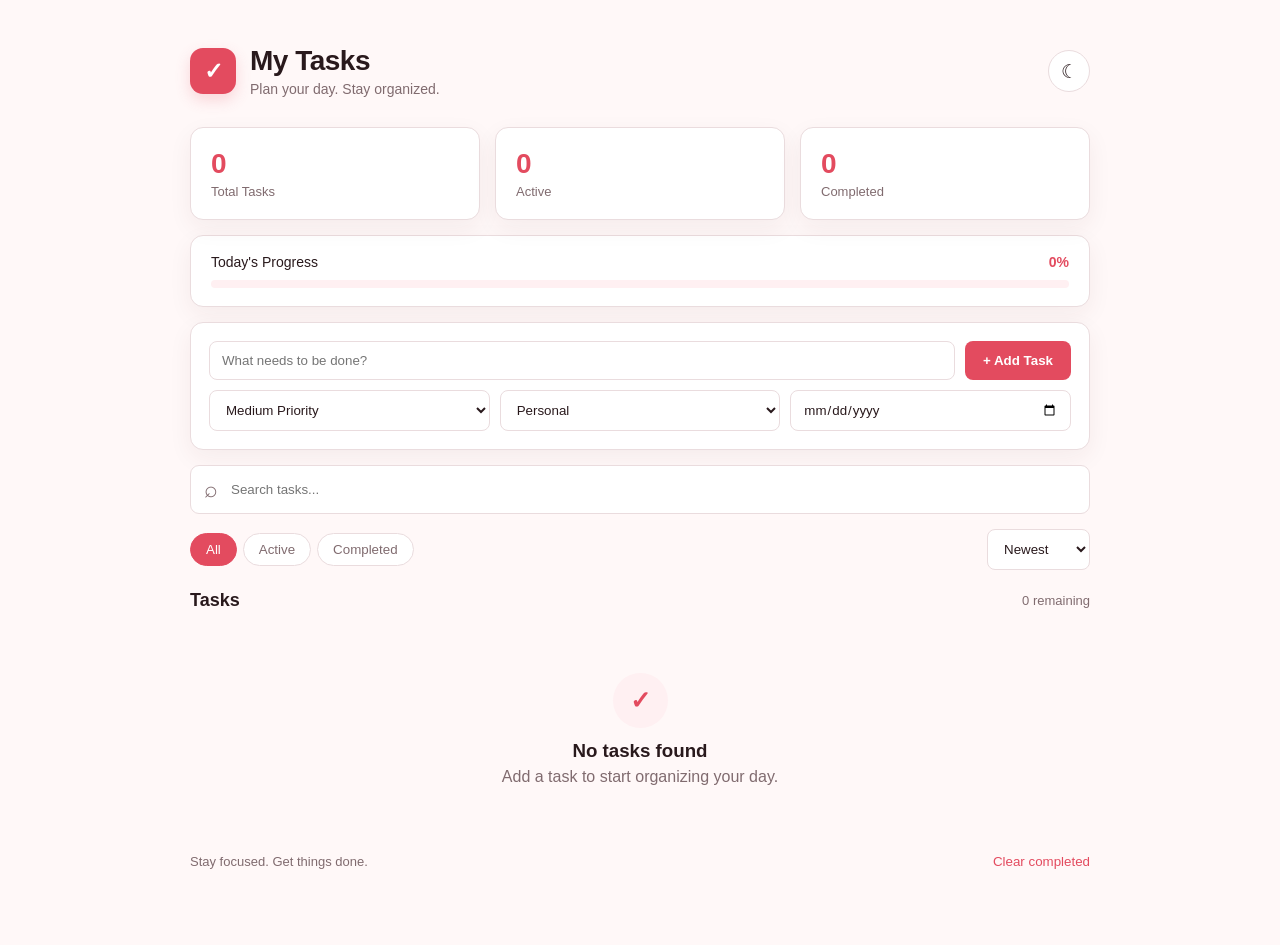
<file: index.html>
<!DOCTYPE html>
<html lang="en">
<head>
    <meta charset="UTF-8">
    <meta name="viewport" content="width=device-width, initial-scale=1.0">

    <title>My Tasks</title>

    <link rel="stylesheet" href="style.css">
</head>

<body>

<div class="app">

    <!-- Header -->
    <header class="header">

        <div class="brand">
            <div class="logo">✓</div>

            <div>
                <h1>My Tasks</h1>
                <p>Plan your day. Stay organized.</p>
            </div>
        </div>

        <button id="themeBtn" class="theme-btn">
            ☾
        </button>

    </header>


    <!-- Statistics -->
    <section class="stats">

        <div class="stat-card">
            <span id="totalCount">0</span>
            <p>Total Tasks</p>
        </div>

        <div class="stat-card">
            <span id="activeCount">0</span>
            <p>Active</p>
        </div>

        <div class="stat-card">
            <span id="completedCount">0</span>
            <p>Completed</p>
        </div>

    </section>


    <!-- Progress -->
    <section class="progress-card">

        <div class="progress-info">
            <span>Today's Progress</span>
            <strong id="progressText">0%</strong>
        </div>

        <div class="progress-bar">
            <div id="progressFill"></div>
        </div>

    </section>


    <!-- Add Task -->
    <section class="add-task-card">

        <div class="input-row">

            <input
                type="text"
                id="taskInput"
                placeholder="What needs to be done?"
            >

            <button id="addBtn">
                + Add Task
            </button>

        </div>

        <div class="options-row">

            <select id="priorityInput">

                <option value="low">
                    Low Priority
                </option>

                <option value="medium" selected>
                    Medium Priority
                </option>

                <option value="high">
                    High Priority
                </option>

            </select>


            <select id="categoryInput">

                <option value="Personal">
                    Personal
                </option>

                <option value="College">
                    College
                </option>

                <option value="Work">
                    Work
                </option>

                <option value="Other">
                    Other
                </option>

            </select>


            <input
                type="date"
                id="dateInput"
            >

        </div>

    </section>


    <!-- Search -->
    <div class="search-box">

        <span>⌕</span>

        <input
            type="text"
            id="searchInput"
            placeholder="Search tasks..."
        >

    </div>


    <!-- Controls -->
    <div class="controls">

        <div class="filters">

            <button
                class="filter-btn active"
                data-filter="all">
                All
            </button>

            <button
                class="filter-btn"
                data-filter="active">
                Active
            </button>

            <button
                class="filter-btn"
                data-filter="completed">
                Completed
            </button>

        </div>


        <select id="sortSelect">

            <option value="newest">
                Newest
            </option>

            <option value="oldest">
                Oldest
            </option>

            <option value="priority">
                Priority
            </option>

            <option value="date">
                Due Date
            </option>

        </select>

    </div>


    <!-- Tasks -->
    <section class="task-section">

        <div class="section-title">
            <h2>Tasks</h2>
            <span id="remainingText">
                0 remaining
            </span>
        </div>

        <ul id="taskList"></ul>


        <div id="emptyState" class="empty-state">

            <div class="empty-icon">✓</div>

            <h3>No tasks found</h3>

            <p>
                Add a task to start organizing your day.
            </p>

        </div>

    </section>


    <!-- Footer -->
    <footer>

        <span>Stay focused. Get things done.</span>

        <button id="clearCompleted">
            Clear completed
        </button>

    </footer>

</div>


<!-- Edit Modal -->

<div id="editModal" class="modal">

    <div class="modal-content">

        <div class="modal-header">

            <h2>Edit Task</h2>

            <button id="closeModal">
                ×
            </button>

        </div>


        <label>Task</label>

        <input
            type="text"
            id="editTaskInput"
        >


        <label>Priority</label>

        <select id="editPriority">

            <option value="low">
                Low Priority
            </option>

            <option value="medium">
                Medium Priority
            </option>

            <option value="high">
                High Priority
            </option>

        </select>


        <label>Category</label>

        <select id="editCategory">

            <option value="Personal">
                Personal
            </option>

            <option value="College">
                College
            </option>

            <option value="Work">
                Work
            </option>

            <option value="Other">
                Other
            </option>

        </select>


        <label>Due Date</label>

        <input
            type="date"
            id="editDate"
        >


        <button
            id="saveEdit"
            class="save-btn">
            Save Changes
        </button>

    </div>

</div>


<script src="script.js"></script>

</body>
</html>
</file>
<file: style.css>
* {
    box-sizing: border-box;
    margin: 0;
    padding: 0;
}

:root {

    --bg: #fff8f8;

    --card: #ffffff;

    --primary: #e34b5f;

    --primary-dark: #c9364a;

    --soft: #fff0f2;

    --text: #29191c;

    --muted: #806b6f;

    --border: #eadcde;

    --green: #29966f;

    --yellow: #c58b24;

    --red: #d63d4d;

    --shadow:
        0 8px 25px rgba(80, 30, 35, 0.06);
}


body.dark {

    --bg: #1e1718;

    --card: #2a2021;

    --primary: #f06476;

    --primary-dark: #ff5267;

    --soft: #39272a;

    --text: #fff2f3;

    --muted: #c3aeb1;

    --border: #49383a;

    --green: #50bd95;

    --yellow: #e0ad4d;

    --red: #ff6371;

    --shadow:
        0 10px 30px rgba(0, 0, 0, 0.25);
}


body {

    font-family:
        Inter,
        Arial,
        sans-serif;

    background: var(--bg);

    color: var(--text);

    min-height: 100vh;

    transition:
        background 0.3s,
        color 0.3s;
}


button,
input,
select {

    font-family: inherit;

}


button {

    cursor: pointer;

}


/* =================================
   APP
================================= */

.app {

    width: 900px;

    max-width: 94%;

    margin: 45px auto;

}


/* =================================
   HEADER
================================= */

.header {

    display: flex;

    justify-content: space-between;

    align-items: center;

    margin-bottom: 30px;

}


.brand {

    display: flex;

    align-items: center;

    gap: 14px;

}


.logo {

    width: 46px;

    height: 46px;

    display: flex;

    align-items: center;

    justify-content: center;

    border-radius: 13px;

    background: var(--primary);

    color: white;

    font-size: 23px;

    font-weight: bold;

    box-shadow:
        0 6px 15px rgba(227, 75, 95, 0.2);
}


.brand h1 {

    font-size: 28px;

    letter-spacing: -0.5px;

}


.brand p {

    margin-top: 4px;

    color: var(--muted);

    font-size: 14px;

}


.theme-btn {

    width: 42px;

    height: 42px;

    border-radius: 50%;

    border: 1px solid var(--border);

    background: var(--card);

    color: var(--text);

    font-size: 19px;

}


/* =================================
   STATISTICS
================================= */

.stats {

    display: grid;

    grid-template-columns:
        repeat(3, 1fr);

    gap: 15px;

    margin-bottom: 15px;

}


.stat-card {

    background: var(--card);

    border: 1px solid var(--border);

    border-radius: 13px;

    padding: 20px;

    box-shadow: var(--shadow);

}


.stat-card span {

    font-size: 28px;

    font-weight: 700;

    color: var(--primary);

}


.stat-card p {

    color: var(--muted);

    font-size: 13px;

    margin-top: 4px;

}


/* =================================
   PROGRESS
================================= */

.progress-card {

    background: var(--card);

    border: 1px solid var(--border);

    border-radius: 13px;

    padding: 18px 20px;

    margin-bottom: 15px;

    box-shadow: var(--shadow);

}


.progress-info {

    display: flex;

    justify-content: space-between;

    margin-bottom: 10px;

    font-size: 14px;

}


.progress-info strong {

    color: var(--primary);

}


.progress-bar {

    width: 100%;

    height: 8px;

    background: var(--soft);

    border-radius: 20px;

    overflow: hidden;

}


#progressFill {

    height: 100%;

    width: 0%;

    background: var(--primary);

    border-radius: 20px;

    transition: width 0.4s ease;

}


/* =================================
   ADD TASK
================================= */

.add-task-card {

    background: var(--card);

    border: 1px solid var(--border);

    border-radius: 13px;

    padding: 18px;

    box-shadow: var(--shadow);

    margin-bottom: 15px;

}


.input-row {

    display: flex;

    gap: 10px;

}


.input-row input {

    flex: 1;

}


input,
select {

    background: var(--card);

    color: var(--text);

    border: 1px solid var(--border);

    border-radius: 8px;

    padding: 11px 12px;

    outline: none;

}


input:focus,
select:focus {

    border-color: var(--primary);

}


#addBtn {

    background: var(--primary);

    color: white;

    border: none;

    border-radius: 8px;

    padding: 11px 18px;

    font-weight: 600;

}


#addBtn:hover {

    background: var(--primary-dark);

}


.options-row {

    display: grid;

    grid-template-columns:
        1fr 1fr 1fr;

    gap: 10px;

    margin-top: 10px;

}


/* =================================
   SEARCH
================================= */

.search-box {

    display: flex;

    align-items: center;

    gap: 10px;

    background: var(--card);

    border: 1px solid var(--border);

    border-radius: 9px;

    padding: 10px 13px;

    margin-bottom: 15px;

}


.search-box span {

    font-size: 23px;

    color: var(--muted);

}


.search-box input {

    width: 100%;

    border: none;

    padding: 3px;

}


/* =================================
   CONTROLS
================================= */

.controls {

    display: flex;

    justify-content: space-between;

    align-items: center;

    margin-bottom: 20px;

}


.filters {

    display: flex;

    gap: 6px;

}


.filter-btn {

    border: 1px solid var(--border);

    background: var(--card);

    color: var(--muted);

    padding: 8px 15px;

    border-radius: 20px;

}


.filter-btn:hover,
.filter-btn.active {

    background: var(--primary);

    border-color: var(--primary);

    color: white;

}


/* =================================
   TASK SECTION
================================= */

.task-section {

    background: transparent;

}


.section-title {

    display: flex;

    justify-content: space-between;

    align-items: center;

    margin-bottom: 12px;

}


.section-title h2 {

    font-size: 18px;

}


.section-title span {

    color: var(--muted);

    font-size: 13px;

}


#taskList {

    list-style: none;

}


/* =================================
   TASK
================================= */

.task {

    display: flex;

    align-items: center;

    gap: 14px;

    background: var(--card);

    border: 1px solid var(--border);

    border-radius: 11px;

    padding: 15px;

    margin-bottom: 9px;

    box-shadow: var(--shadow);

    transition:
        transform 0.2s,
        border 0.2s;

}


.task:hover {

    transform: translateY(-1px);

    border-color: #e5aeb5;

}


.check-btn {

    width: 24px;

    height: 24px;

    flex-shrink: 0;

    border-radius: 50%;

    border: 2px solid var(--primary);

    background: transparent;

    color: white;

    font-weight: bold;

}


.task.completed .check-btn {

    background: var(--green);

    border-color: var(--green);

}


.task-info {

    flex: 1;

    min-width: 0;

}


.task-title {

    font-weight: 600;

    margin-bottom: 7px;

    word-break: break-word;

}


.task.completed .task-title {

    text-decoration: line-through;

    color: var(--muted);

}


.task-meta {

    display: flex;

    gap: 6px;

    flex-wrap: wrap;

}


.badge {

    display: inline-block;

    padding: 4px 8px;

    border-radius: 20px;

    font-size: 11px;

    background: var(--soft);

    color: var(--primary-dark);

}


.priority-high {

    background: #ffe1e4;

    color: #c52d3e;

}


.priority-medium {

    background: #fff1d4;

    color: #a87516;

}


.priority-low {

    background: #def5ea;

    color: #21805e;

}


.task-actions {

    display: flex;

    gap: 5px;

}


.task-actions button {

    padding: 7px 10px;

    border-radius: 7px;

    border: 1px solid var(--border);

    background: var(--card);

    color: var(--muted);

}


.task-actions button:hover {

    background: var(--soft);

    color: var(--primary);

}


.task-actions .delete-btn:hover {

    color: var(--red);

}


/* =================================
   EMPTY STATE
================================= */

.empty-state {

    text-align: center;

    padding: 50px 20px;

    color: var(--muted);

}


.empty-icon {

    width: 55px;

    height: 55px;

    display: flex;

    align-items: center;

    justify-content: center;

    margin: auto auto 12px;

    border-radius: 50%;

    background: var(--soft);

    color: var(--primary);

    font-size: 25px;

    font-weight: bold;

}


.empty-state h3 {

    color: var(--text);

    margin-bottom: 6px;

}


/* =================================
   FOOTER
================================= */

footer {

    display: flex;

    justify-content: space-between;

    margin-top: 18px;

    color: var(--muted);

    font-size: 13px;

}


#clearCompleted {

    border: none;

    background: none;

    color: var(--primary);

}


#clearCompleted:hover {

    color: var(--primary-dark);

}


/* =================================
   MODAL
================================= */

.modal {

    position: fixed;

    inset: 0;

    display: none;

    align-items: center;

    justify-content: center;

    background:
        rgba(30, 15, 18, 0.55);

    padding: 20px;

}


.modal.show {

    display: flex;

}


.modal-content {

    width: 430px;

    max-width: 100%;

    background: var(--card);

    border-radius: 14px;

    padding: 25px;

    box-shadow:
        0 20px 50px rgba(0,0,0,0.2);

}


.modal-header {

    display: flex;

    justify-content: space-between;

    align-items: center;

    margin-bottom: 20px;

}


.modal-header h2 {

    font-size: 20px;

}


#closeModal {

    border: none;

    background: none;

    color: var(--muted);

    font-size: 25px;

}


.modal-content label {

    display: block;

    font-size: 13px;

    color: var(--muted);

    margin: 10px 0 5px;

}


.modal-content input,
.modal-content select {

    width: 100%;

}


.save-btn {

    width: 100%;

    border: none;

    border-radius: 8px;

    padding: 12px;

    margin-top: 15px;

    background: var(--primary);

    color: white;

    font-weight: 600;

}


.save-btn:hover {

    background: var(--primary-dark);

}


/* =================================
   RESPONSIVE
================================= */

@media (max-width: 650px) {

    .app {

        margin: 25px auto;

    }


    .brand h1 {

        font-size: 23px;

    }


    .stats {

        gap: 8px;

    }


    .stat-card {

        padding: 15px 10px;

    }


    .stat-card span {

        font-size: 23px;

    }


    .input-row {

        flex-direction: column;

    }


    .options-row {

        grid-template-columns: 1fr;

    }


    .controls {

        flex-direction: column;

        align-items: stretch;

        gap: 10px;

    }


    .filters {

        justify-content: center;

    }


    .controls select {

        width: 100%;

    }


    .task {

        align-items: flex-start;

    }


    .task-actions {

        flex-direction: column;

    }


    footer {

        flex-direction: column;

        gap: 10px;

    }

}
</file>
